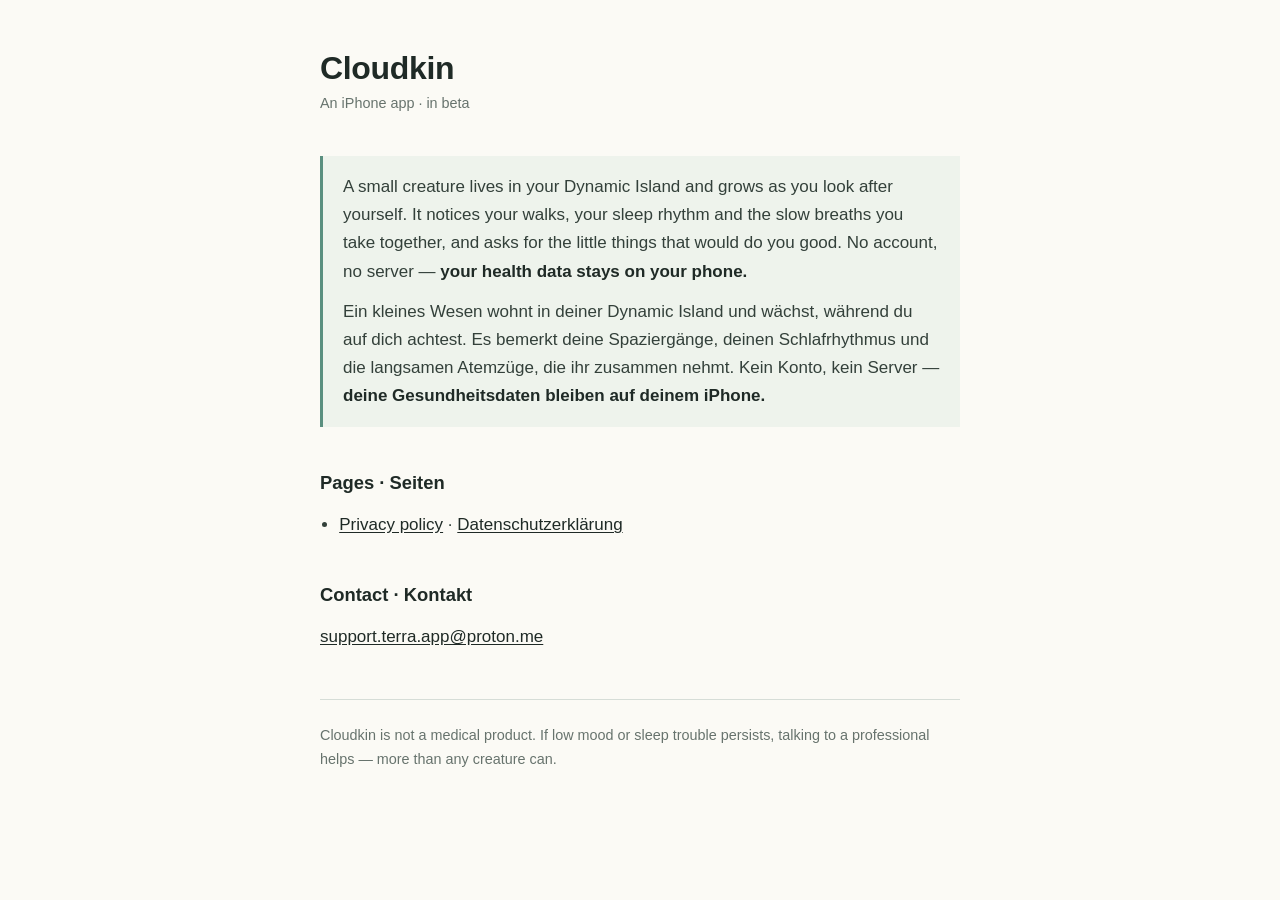
<file: index.html>
<!doctype html>
<html lang="en">
<head>
<meta charset="utf-8">
<meta name="viewport" content="width=device-width, initial-scale=1">
<title>Cloudkin</title>
<link rel="stylesheet" href="style.css">
</head>
<body>
<main>

<h1>Cloudkin</h1>
<p class="updated">An iPhone app · in beta</p>

<div class="lede">
  <p>A small creature lives in your Dynamic Island and grows as you look after
  yourself. It notices your walks, your sleep rhythm and the slow breaths you take
  together, and asks for the little things that would do you good. No account, no
  server — <strong>your health data stays on your phone.</strong></p>
  <p lang="de">Ein kleines Wesen wohnt in deiner Dynamic Island und wächst, während du
  auf dich achtest. Es bemerkt deine Spaziergänge, deinen Schlafrhythmus und die langsamen
  Atemzüge, die ihr zusammen nehmt. Kein Konto, kein Server —
  <strong>deine Gesundheitsdaten bleiben auf deinem iPhone.</strong></p>
</div>

<h2>Pages · Seiten</h2>
<ul>
  <li><a href="privacy.html">Privacy policy</a> · <a href="privacy.html#de" lang="de">Datenschutzerklärung</a></li>
</ul>

<h2>Contact · Kontakt</h2>
<p><a href="mailto:support.terra.app@proton.me">support.terra.app@proton.me</a></p>

<hr>
<footer>
  <p>Cloudkin is not a medical product. If low mood or sleep trouble persists, talking to a
  professional helps — more than any creature can.</p>
</footer>

</main>
</body>
</html>
</file>
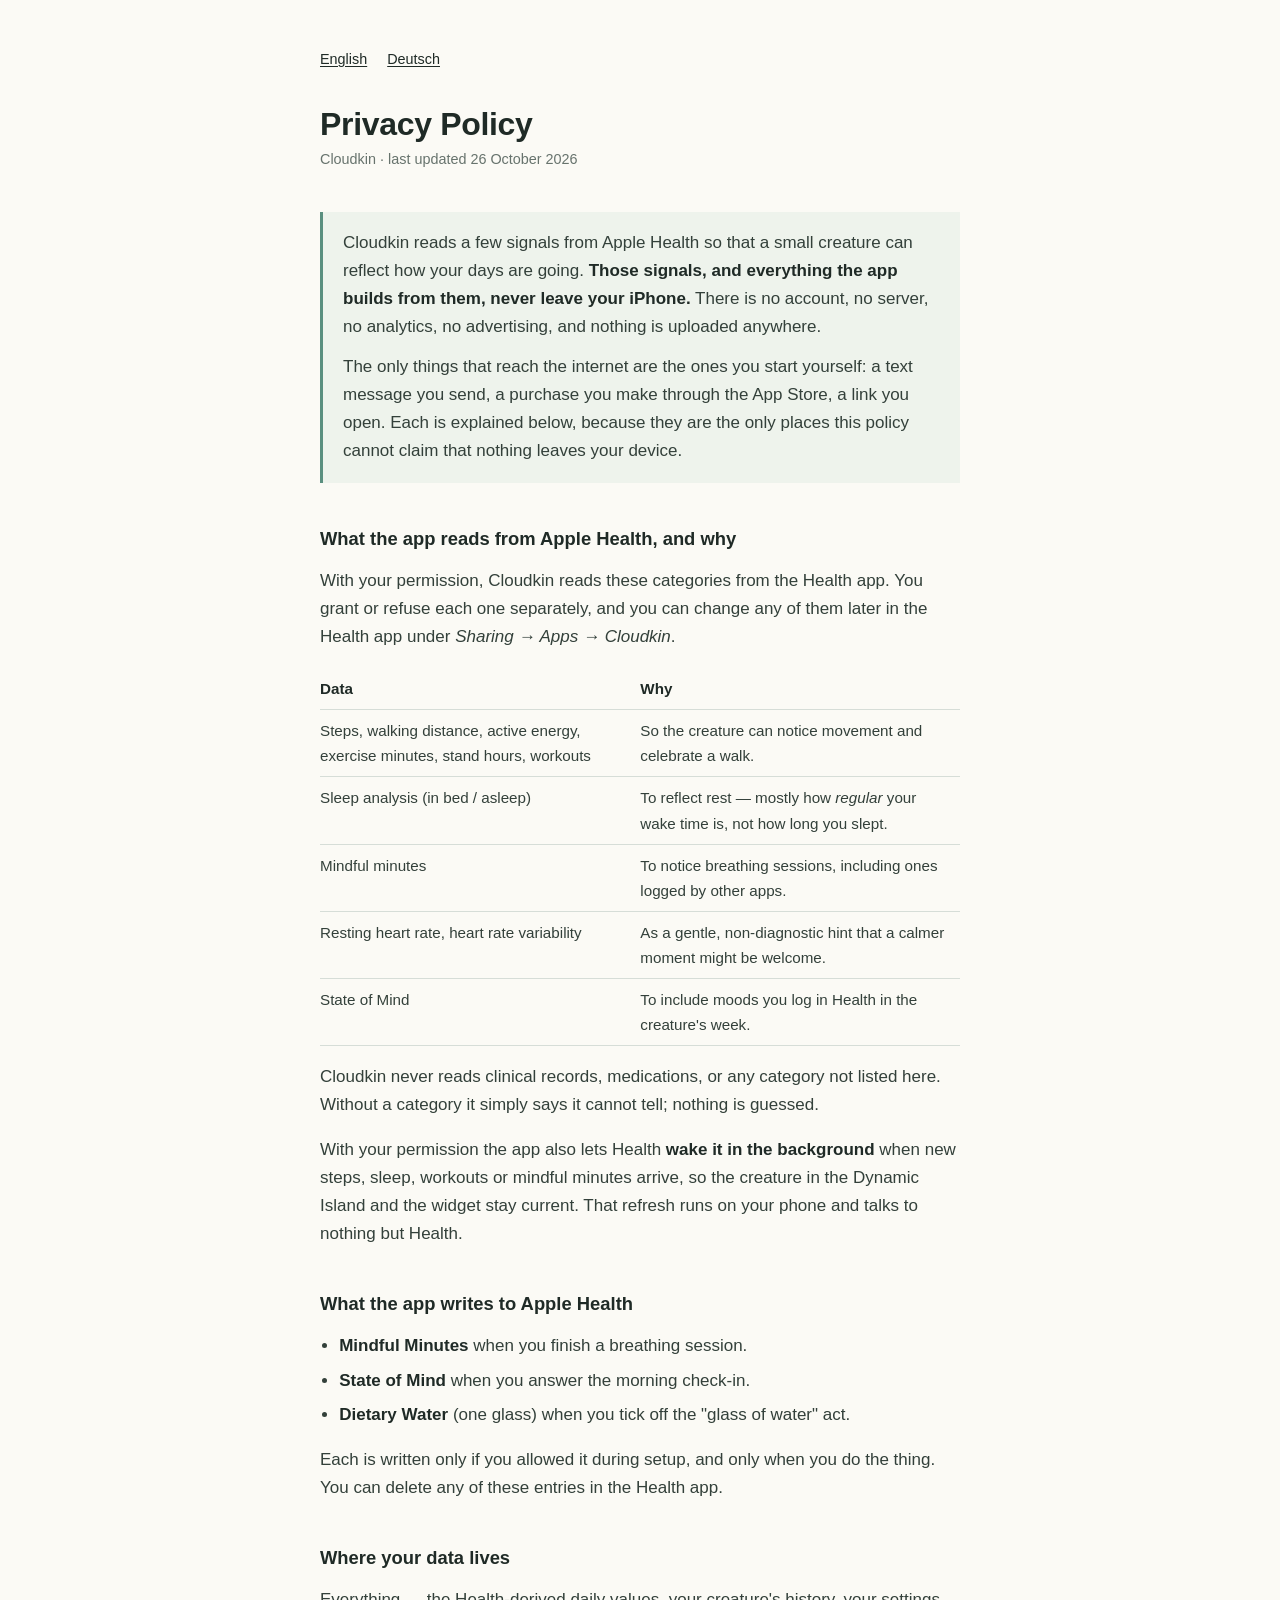
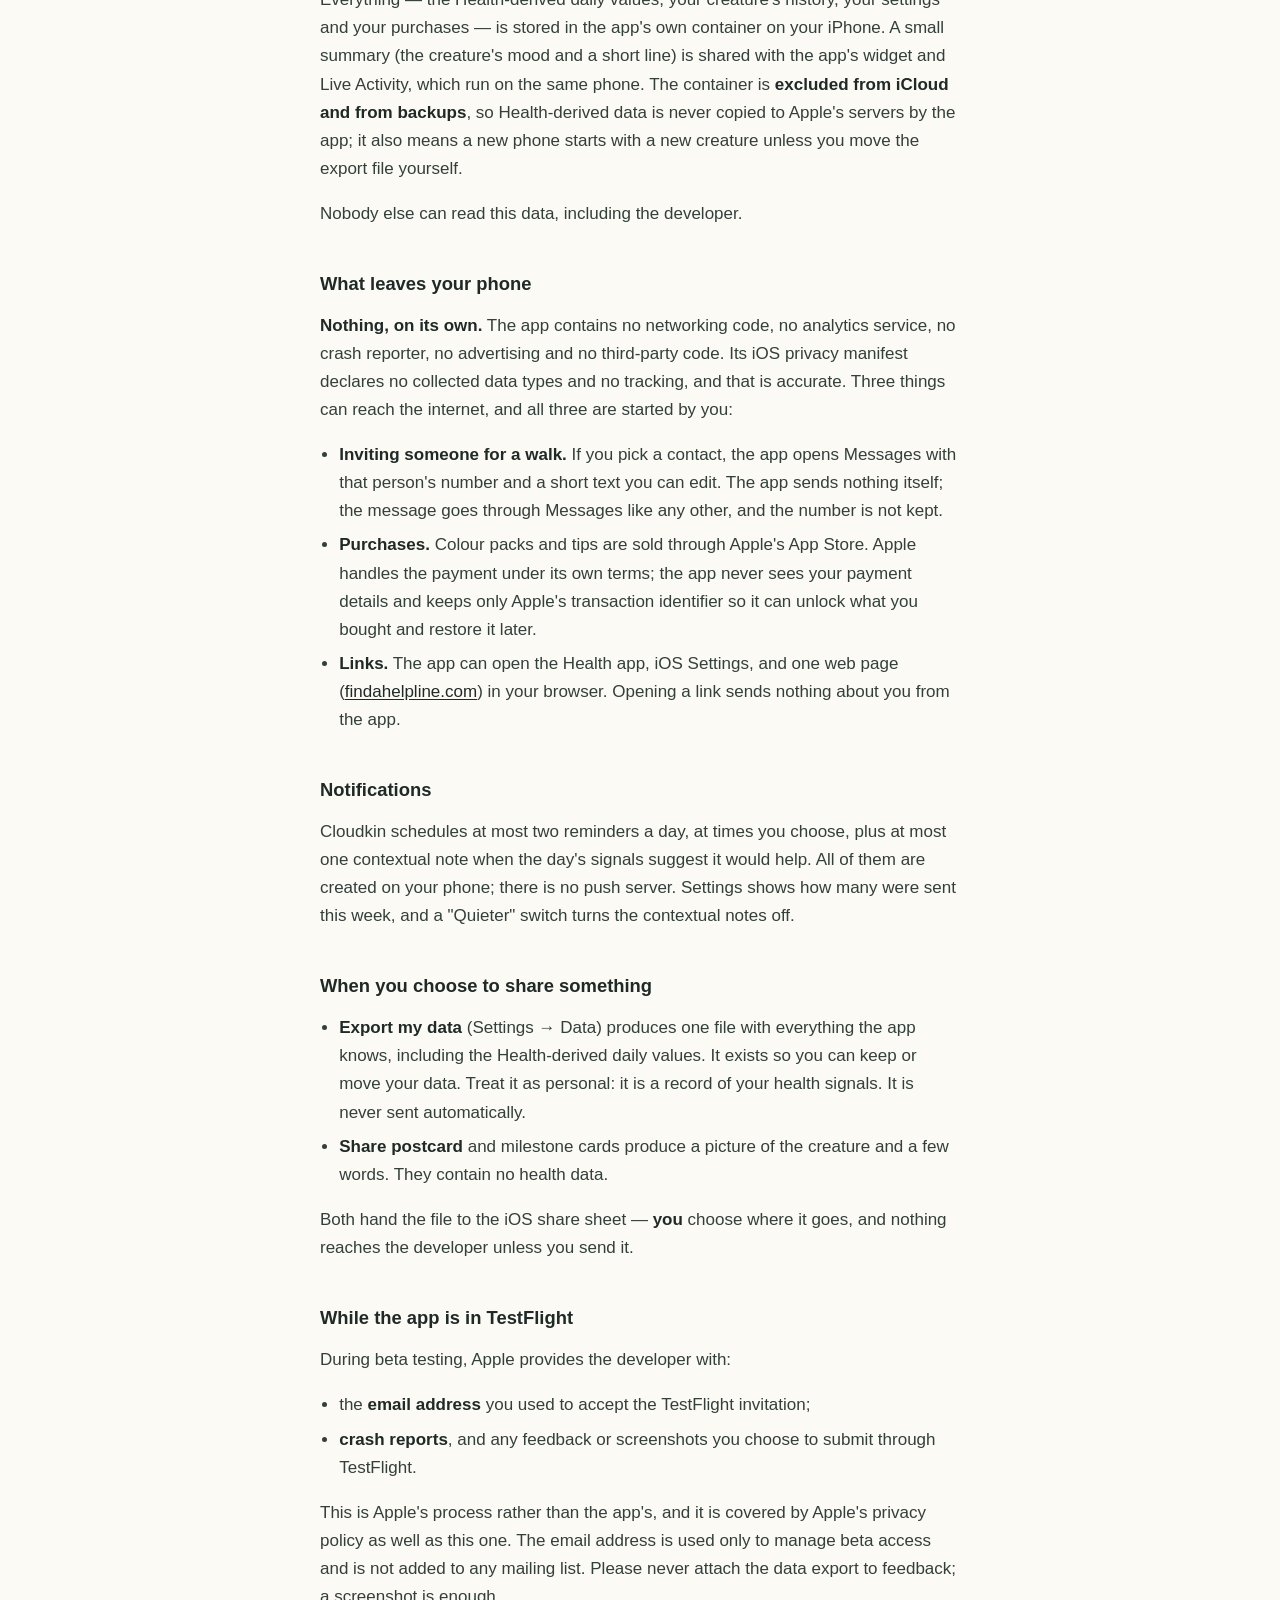
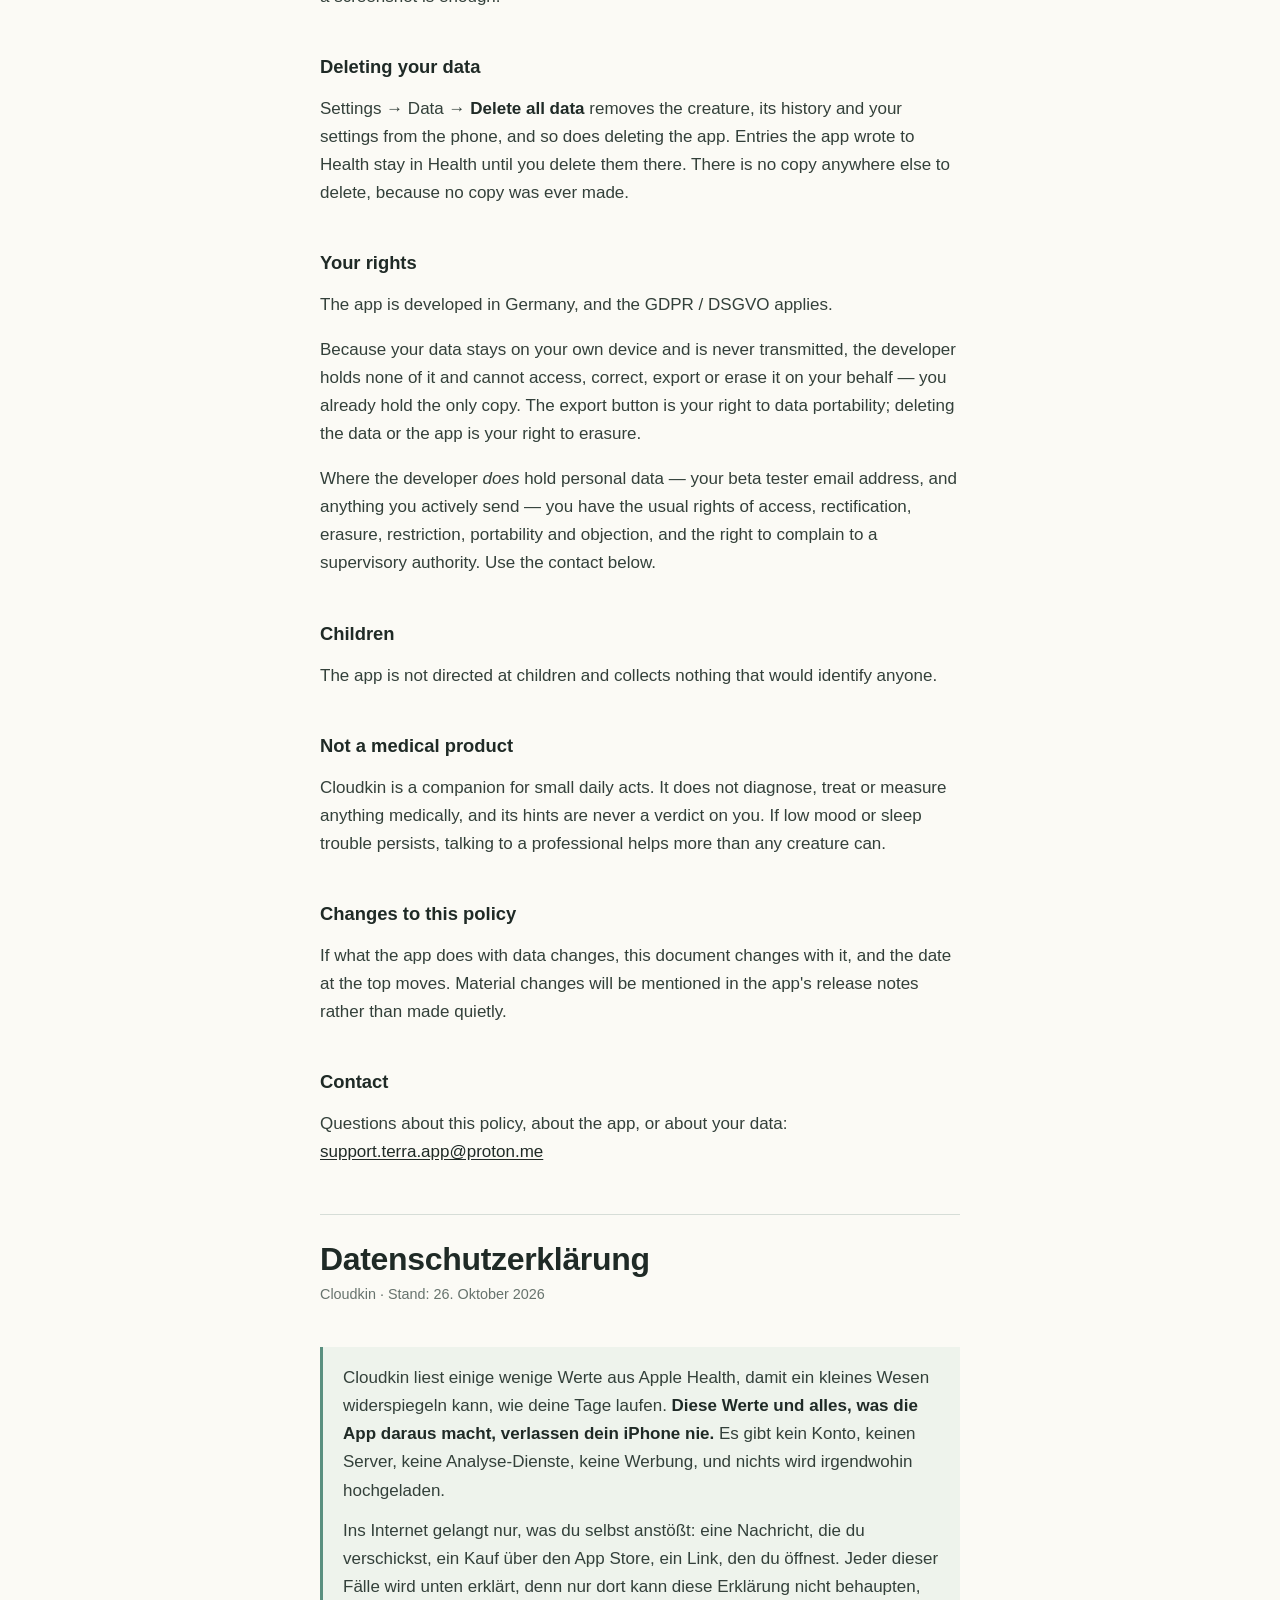
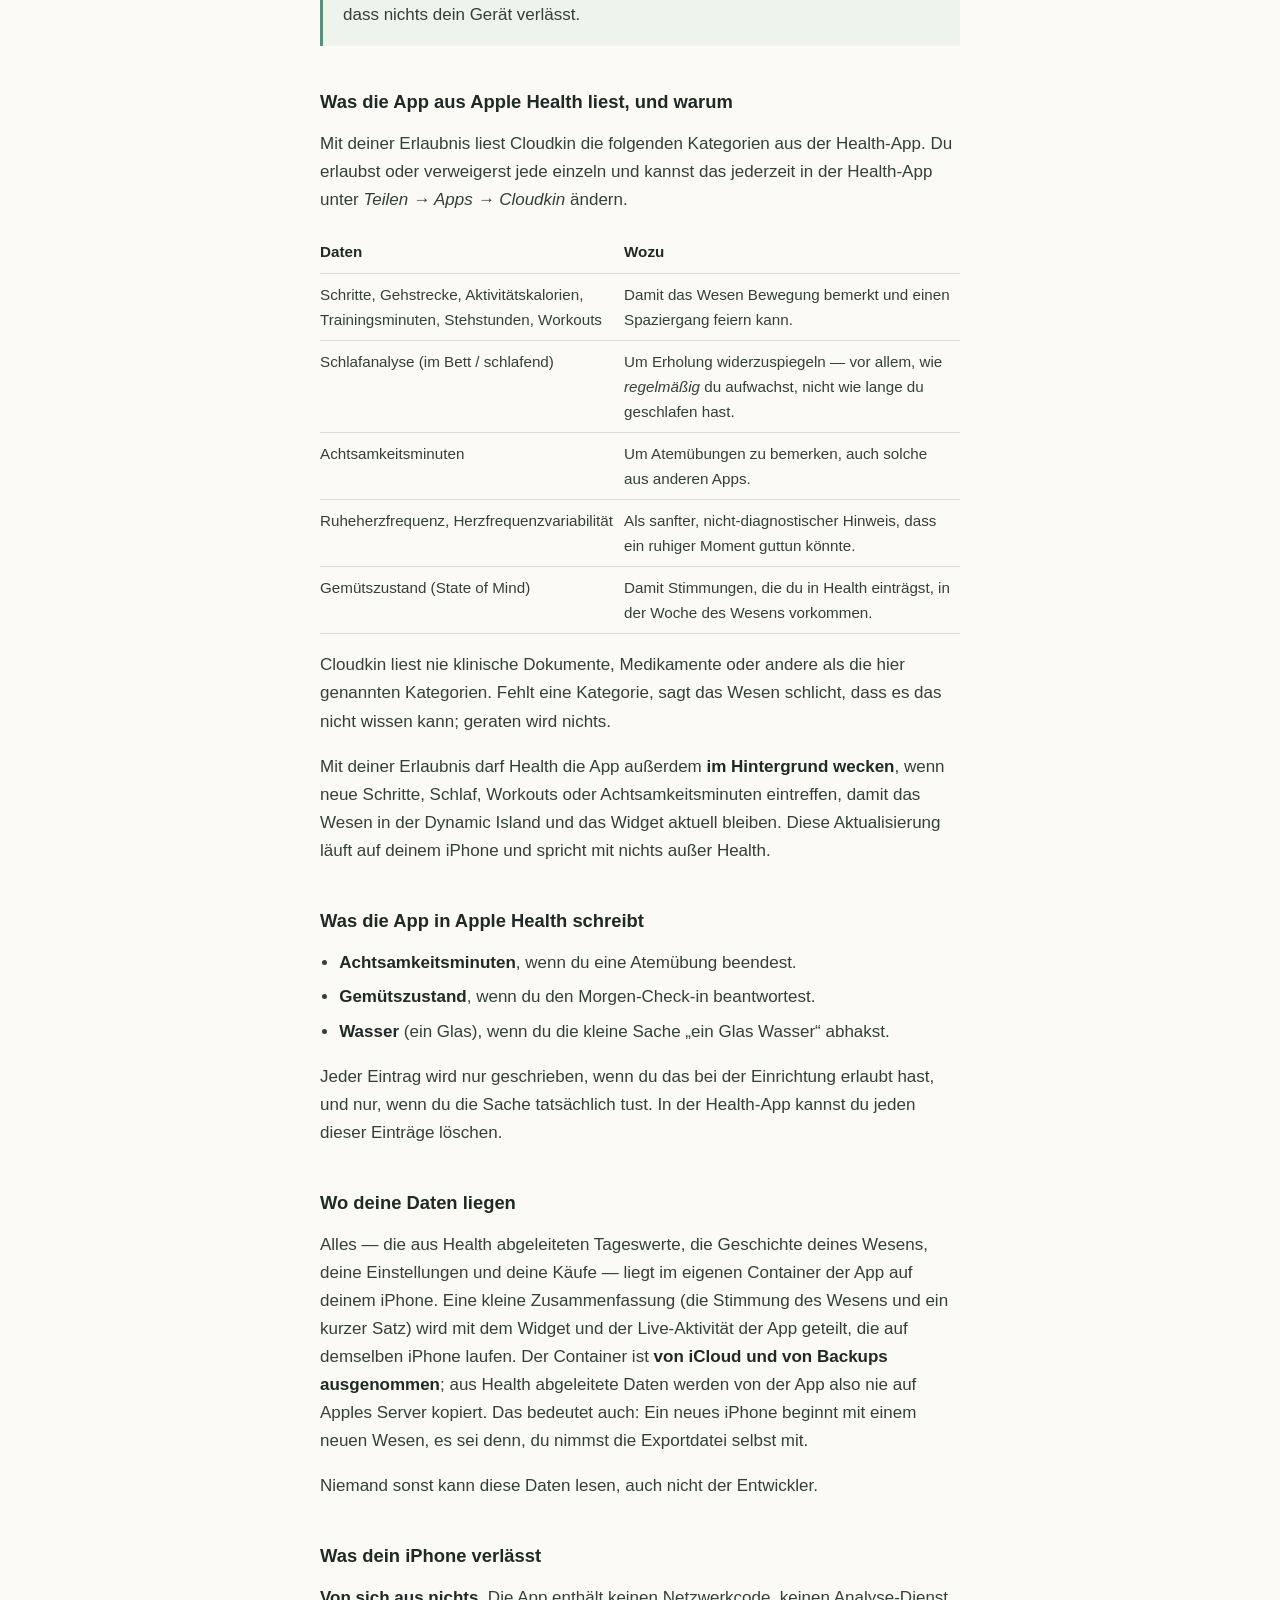
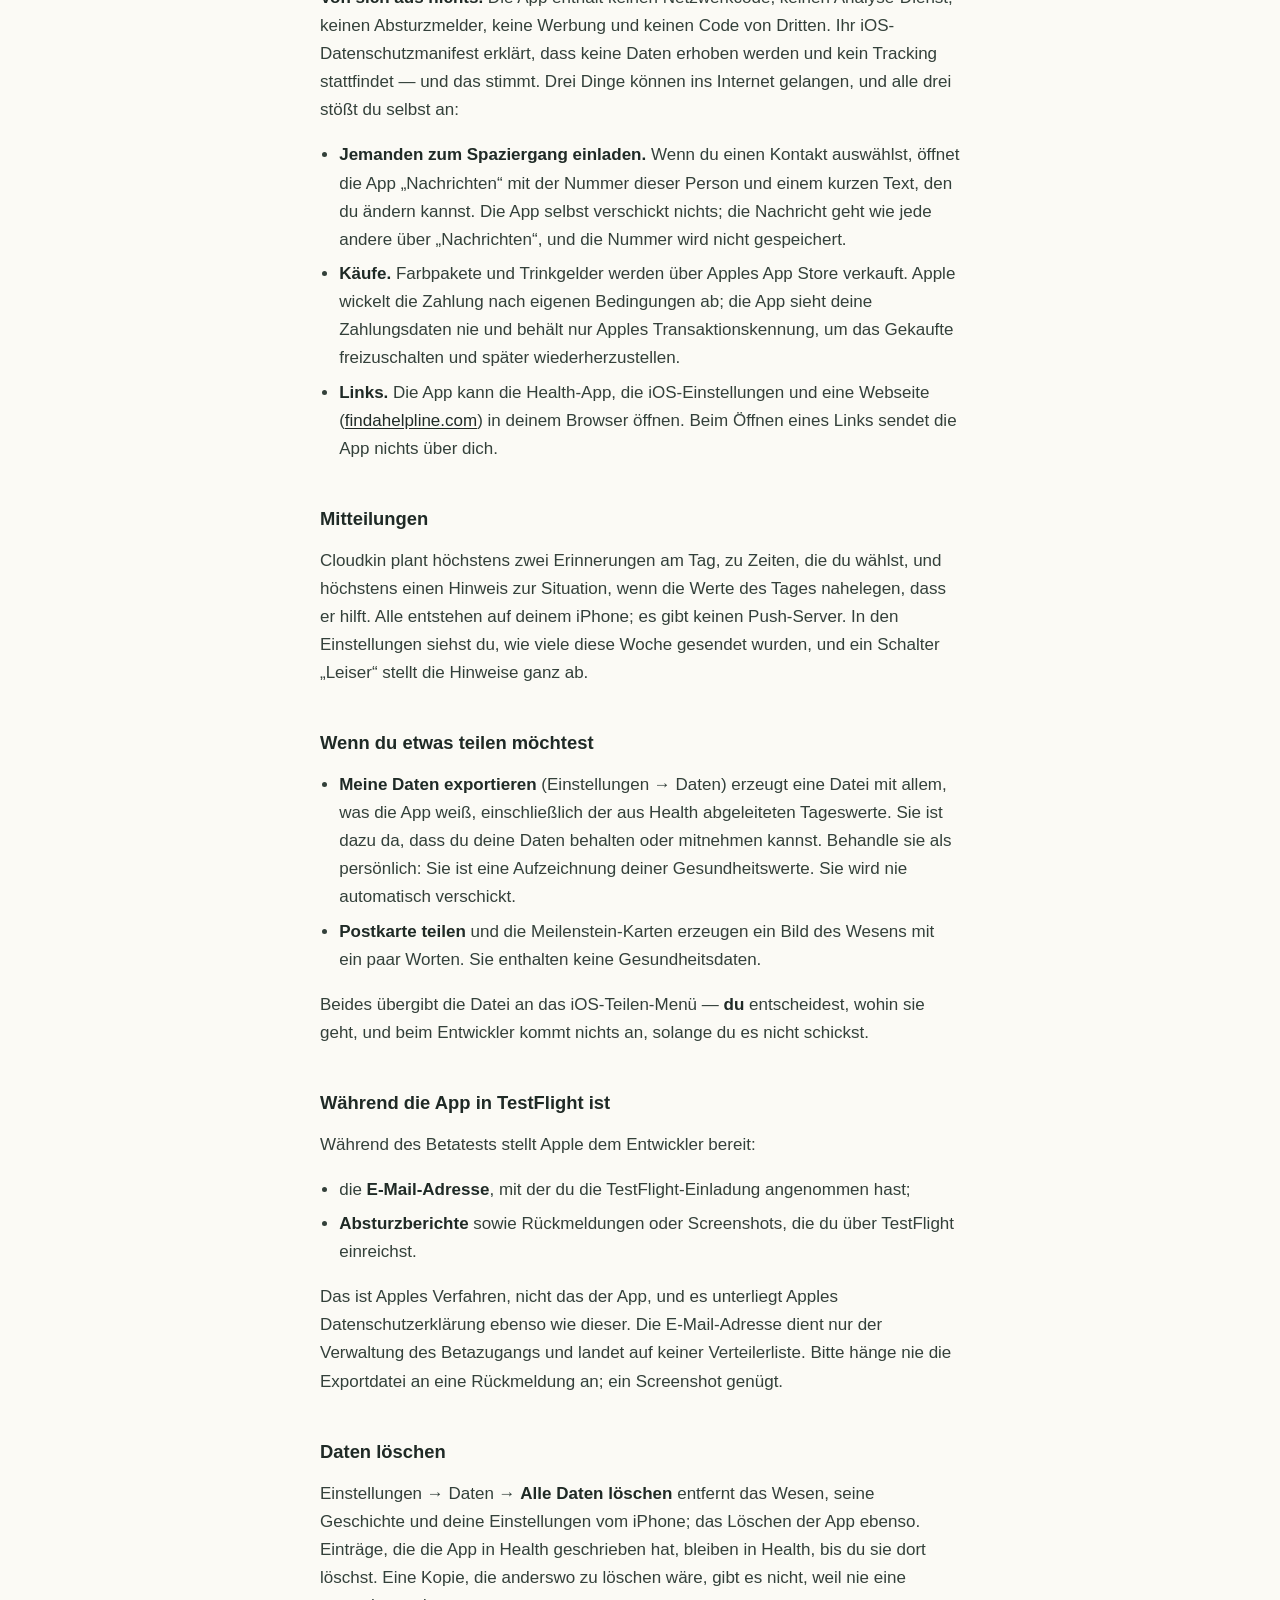
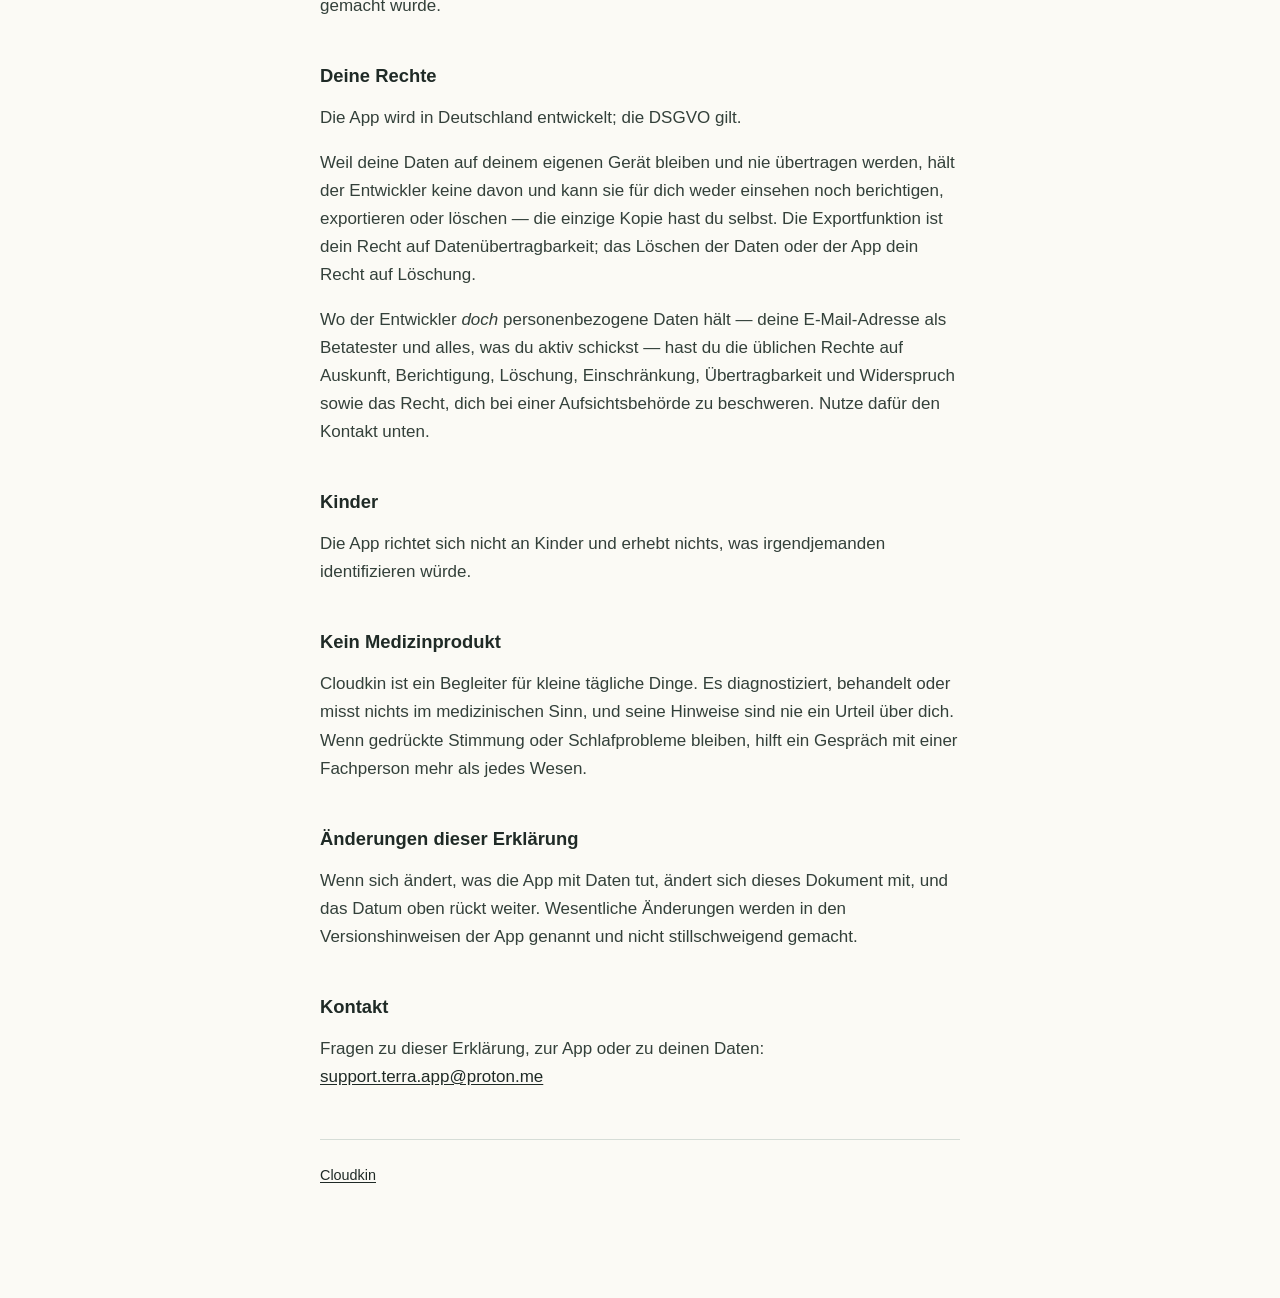
<file: privacy.html>
<!doctype html>
<html lang="en">
<head>
<meta charset="utf-8">
<meta name="viewport" content="width=device-width, initial-scale=1">
<title>Privacy Policy — Cloudkin</title>
<link rel="stylesheet" href="style.css">
</head>
<body>
<main>

<p class="lang"><a href="#en">English</a> <a href="#de" lang="de">Deutsch</a></p>

<section id="en">

<h1>Privacy Policy</h1>
<p class="updated">Cloudkin · last updated 26 October 2026</p>

<div class="lede">
  <p>Cloudkin reads a few signals from Apple Health so that a small creature can
  reflect how your days are going. <strong>Those signals, and everything the app
  builds from them, never leave your iPhone.</strong> There is no account, no
  server, no analytics, no advertising, and nothing is uploaded anywhere.</p>
  <p>The only things that reach the internet are the ones you start yourself: a
  text message you send, a purchase you make through the App Store, a link you
  open. Each is explained below, because they are the only places this policy
  cannot claim that nothing leaves your device.</p>
</div>

<h2>What the app reads from Apple Health, and why</h2>
<p>With your permission, Cloudkin reads these categories from the Health app. You
grant or refuse each one separately, and you can change any of them later in the
Health app under <em>Sharing → Apps → Cloudkin</em>.</p>
<table>
  <tr><th>Data</th><th>Why</th></tr>
  <tr><td>Steps, walking distance, active energy, exercise minutes, stand hours, workouts</td>
      <td>So the creature can notice movement and celebrate a walk.</td></tr>
  <tr><td>Sleep analysis (in bed / asleep)</td>
      <td>To reflect rest — mostly how <em>regular</em> your wake time is, not how long you slept.</td></tr>
  <tr><td>Mindful minutes</td>
      <td>To notice breathing sessions, including ones logged by other apps.</td></tr>
  <tr><td>Resting heart rate, heart rate variability</td>
      <td>As a gentle, non-diagnostic hint that a calmer moment might be welcome.</td></tr>
  <tr><td>State of Mind</td>
      <td>To include moods you log in Health in the creature's week.</td></tr>
</table>
<p>Cloudkin never reads clinical records, medications, or any category not listed
here. Without a category it simply says it cannot tell; nothing is guessed.</p>
<p>With your permission the app also lets Health <strong>wake it in the
background</strong> when new steps, sleep, workouts or mindful minutes arrive, so
the creature in the Dynamic Island and the widget stay current. That refresh runs
on your phone and talks to nothing but Health.</p>

<h2>What the app writes to Apple Health</h2>
<ul>
  <li><strong>Mindful Minutes</strong> when you finish a breathing session.</li>
  <li><strong>State of Mind</strong> when you answer the morning check-in.</li>
  <li><strong>Dietary Water</strong> (one glass) when you tick off the "glass of water" act.</li>
</ul>
<p>Each is written only if you allowed it during setup, and only when you do the
thing. You can delete any of these entries in the Health app.</p>

<h2>Where your data lives</h2>
<p>Everything — the Health-derived daily values, your creature's history, your
settings and your purchases — is stored in the app's own container on your iPhone.
A small summary (the creature's mood and a short line) is shared with the app's
widget and Live Activity, which run on the same phone. The container is
<strong>excluded from iCloud and from backups</strong>, so Health-derived data is
never copied to Apple's servers by the app; it also means a new phone starts with a
new creature unless you move the export file yourself.</p>
<p>Nobody else can read this data, including the developer.</p>

<h2>What leaves your phone</h2>
<p><strong>Nothing, on its own.</strong> The app contains no networking code, no
analytics service, no crash reporter, no advertising and no third-party code. Its
iOS privacy manifest declares no collected data types and no tracking, and that is
accurate. Three things can reach the internet, and all three are started by you:</p>
<ul>
  <li><strong>Inviting someone for a walk.</strong> If you pick a contact, the app
    opens Messages with that person's number and a short text you can edit. The app
    sends nothing itself; the message goes through Messages like any other, and
    the number is not kept.</li>
  <li><strong>Purchases.</strong> Colour packs and tips are sold through Apple's App
    Store. Apple handles the payment under its own terms; the app never sees your
    payment details and keeps only Apple's transaction identifier so it can unlock
    what you bought and restore it later.</li>
  <li><strong>Links.</strong> The app can open the Health app, iOS Settings, and one
    web page (<a href="https://findahelpline.com/">findahelpline.com</a>) in your
    browser. Opening a link sends nothing about you from the app.</li>
</ul>

<h2>Notifications</h2>
<p>Cloudkin schedules at most two reminders a day, at times you choose, plus at most
one contextual note when the day's signals suggest it would help. All of them are
created on your phone; there is no push server. Settings shows how many were sent
this week, and a "Quieter" switch turns the contextual notes off.</p>

<h2>When you choose to share something</h2>
<ul>
  <li><strong>Export my data</strong> (Settings → Data) produces one file with
    everything the app knows, including the Health-derived daily values. It exists so
    you can keep or move your data. Treat it as personal: it is a record of your
    health signals. It is never sent automatically.</li>
  <li><strong>Share postcard</strong> and milestone cards produce a picture of the
    creature and a few words. They contain no health data.</li>
</ul>
<p>Both hand the file to the iOS share sheet — <strong>you</strong> choose where it
goes, and nothing reaches the developer unless you send it.</p>

<h2>While the app is in TestFlight</h2>
<p>During beta testing, Apple provides the developer with:</p>
<ul>
  <li>the <strong>email address</strong> you used to accept the TestFlight
    invitation;</li>
  <li><strong>crash reports</strong>, and any feedback or screenshots you choose to
    submit through TestFlight.</li>
</ul>
<p>This is Apple's process rather than the app's, and it is covered by Apple's
privacy policy as well as this one. The email address is used only to manage beta
access and is not added to any mailing list. Please never attach the data export to
feedback; a screenshot is enough.</p>

<h2>Deleting your data</h2>
<p>Settings → Data → <strong>Delete all data</strong> removes the creature, its
history and your settings from the phone, and so does deleting the app. Entries the
app wrote to Health stay in Health until you delete them there. There is no copy
anywhere else to delete, because no copy was ever made.</p>

<h2>Your rights</h2>
<p>The app is developed in Germany, and the GDPR / DSGVO applies.</p>
<p>Because your data stays on your own device and is never transmitted, the
developer holds none of it and cannot access, correct, export or erase it on your
behalf — you already hold the only copy. The export button is your right to data
portability; deleting the data or the app is your right to erasure.</p>
<p>Where the developer <em>does</em> hold personal data — your beta tester email
address, and anything you actively send — you have the usual rights of access,
rectification, erasure, restriction, portability and objection, and the right to
complain to a supervisory authority. Use the contact below.</p>

<h2>Children</h2>
<p>The app is not directed at children and collects nothing that would identify
anyone.</p>

<h2>Not a medical product</h2>
<p>Cloudkin is a companion for small daily acts. It does not diagnose, treat or
measure anything medically, and its hints are never a verdict on you. If low mood
or sleep trouble persists, talking to a professional helps more than any creature
can.</p>

<h2>Changes to this policy</h2>
<p>If what the app does with data changes, this document changes with it, and the
date at the top moves. Material changes will be mentioned in the app's release
notes rather than made quietly.</p>

<h2>Contact</h2>
<p>Questions about this policy, about the app, or about your data:<br>
<a href="mailto:support.terra.app@proton.me">support.terra.app@proton.me</a></p>

</section>

<hr>

<section id="de" lang="de">

<h1>Datenschutzerklärung</h1>
<p class="updated">Cloudkin · Stand: 26. Oktober 2026</p>

<div class="lede">
  <p>Cloudkin liest einige wenige Werte aus Apple Health, damit ein kleines Wesen
  widerspiegeln kann, wie deine Tage laufen. <strong>Diese Werte und alles, was die App
  daraus macht, verlassen dein iPhone nie.</strong> Es gibt kein Konto, keinen Server,
  keine Analyse-Dienste, keine Werbung, und nichts wird irgendwohin hochgeladen.</p>
  <p>Ins Internet gelangt nur, was du selbst anstößt: eine Nachricht, die du
  verschickst, ein Kauf über den App Store, ein Link, den du öffnest. Jeder dieser
  Fälle wird unten erklärt, denn nur dort kann diese Erklärung nicht behaupten, dass
  nichts dein Gerät verlässt.</p>
</div>

<h2>Was die App aus Apple Health liest, und warum</h2>
<p>Mit deiner Erlaubnis liest Cloudkin die folgenden Kategorien aus der Health-App. Du
erlaubst oder verweigerst jede einzeln und kannst das jederzeit in der Health-App unter
<em>Teilen → Apps → Cloudkin</em> ändern.</p>
<table>
  <tr><th>Daten</th><th>Wozu</th></tr>
  <tr><td>Schritte, Gehstrecke, Aktivitätskalorien, Trainingsminuten, Stehstunden, Workouts</td>
      <td>Damit das Wesen Bewegung bemerkt und einen Spaziergang feiern kann.</td></tr>
  <tr><td>Schlafanalyse (im Bett / schlafend)</td>
      <td>Um Erholung widerzuspiegeln — vor allem, wie <em>regelmäßig</em> du aufwachst, nicht wie lange du geschlafen hast.</td></tr>
  <tr><td>Achtsamkeitsminuten</td>
      <td>Um Atemübungen zu bemerken, auch solche aus anderen Apps.</td></tr>
  <tr><td>Ruheherzfrequenz, Herzfrequenzvariabilität</td>
      <td>Als sanfter, nicht-diagnostischer Hinweis, dass ein ruhiger Moment guttun könnte.</td></tr>
  <tr><td>Gemütszustand (State of Mind)</td>
      <td>Damit Stimmungen, die du in Health einträgst, in der Woche des Wesens vorkommen.</td></tr>
</table>
<p>Cloudkin liest nie klinische Dokumente, Medikamente oder andere als die hier
genannten Kategorien. Fehlt eine Kategorie, sagt das Wesen schlicht, dass es das nicht
wissen kann; geraten wird nichts.</p>
<p>Mit deiner Erlaubnis darf Health die App außerdem <strong>im Hintergrund
wecken</strong>, wenn neue Schritte, Schlaf, Workouts oder Achtsamkeitsminuten
eintreffen, damit das Wesen in der Dynamic Island und das Widget aktuell bleiben. Diese
Aktualisierung läuft auf deinem iPhone und spricht mit nichts außer Health.</p>

<h2>Was die App in Apple Health schreibt</h2>
<ul>
  <li><strong>Achtsamkeitsminuten</strong>, wenn du eine Atemübung beendest.</li>
  <li><strong>Gemütszustand</strong>, wenn du den Morgen-Check-in beantwortest.</li>
  <li><strong>Wasser</strong> (ein Glas), wenn du die kleine Sache „ein Glas Wasser“ abhakst.</li>
</ul>
<p>Jeder Eintrag wird nur geschrieben, wenn du das bei der Einrichtung erlaubt hast, und
nur, wenn du die Sache tatsächlich tust. In der Health-App kannst du jeden dieser Einträge
löschen.</p>

<h2>Wo deine Daten liegen</h2>
<p>Alles — die aus Health abgeleiteten Tageswerte, die Geschichte deines Wesens, deine
Einstellungen und deine Käufe — liegt im eigenen Container der App auf deinem iPhone. Eine
kleine Zusammenfassung (die Stimmung des Wesens und ein kurzer Satz) wird mit dem Widget
und der Live-Aktivität der App geteilt, die auf demselben iPhone laufen. Der Container ist
<strong>von iCloud und von Backups ausgenommen</strong>; aus Health abgeleitete Daten werden
von der App also nie auf Apples Server kopiert. Das bedeutet auch: Ein neues iPhone beginnt
mit einem neuen Wesen, es sei denn, du nimmst die Exportdatei selbst mit.</p>
<p>Niemand sonst kann diese Daten lesen, auch nicht der Entwickler.</p>

<h2>Was dein iPhone verlässt</h2>
<p><strong>Von sich aus nichts.</strong> Die App enthält keinen Netzwerkcode, keinen
Analyse-Dienst, keinen Absturzmelder, keine Werbung und keinen Code von Dritten. Ihr
iOS-Datenschutzmanifest erklärt, dass keine Daten erhoben werden und kein Tracking
stattfindet — und das stimmt. Drei Dinge können ins Internet gelangen, und alle drei
stößt du selbst an:</p>
<ul>
  <li><strong>Jemanden zum Spaziergang einladen.</strong> Wenn du einen Kontakt auswählst,
    öffnet die App „Nachrichten“ mit der Nummer dieser Person und einem kurzen Text, den du
    ändern kannst. Die App selbst verschickt nichts; die Nachricht geht wie jede andere über
    „Nachrichten“, und die Nummer wird nicht gespeichert.</li>
  <li><strong>Käufe.</strong> Farbpakete und Trinkgelder werden über Apples App Store
    verkauft. Apple wickelt die Zahlung nach eigenen Bedingungen ab; die App sieht deine
    Zahlungsdaten nie und behält nur Apples Transaktionskennung, um das Gekaufte
    freizuschalten und später wiederherzustellen.</li>
  <li><strong>Links.</strong> Die App kann die Health-App, die iOS-Einstellungen und eine
    Webseite (<a href="https://findahelpline.com/">findahelpline.com</a>) in deinem Browser
    öffnen. Beim Öffnen eines Links sendet die App nichts über dich.</li>
</ul>

<h2>Mitteilungen</h2>
<p>Cloudkin plant höchstens zwei Erinnerungen am Tag, zu Zeiten, die du wählst, und
höchstens einen Hinweis zur Situation, wenn die Werte des Tages nahelegen, dass er hilft.
Alle entstehen auf deinem iPhone; es gibt keinen Push-Server. In den Einstellungen siehst
du, wie viele diese Woche gesendet wurden, und ein Schalter „Leiser“ stellt die Hinweise
ganz ab.</p>

<h2>Wenn du etwas teilen möchtest</h2>
<ul>
  <li><strong>Meine Daten exportieren</strong> (Einstellungen → Daten) erzeugt eine Datei
    mit allem, was die App weiß, einschließlich der aus Health abgeleiteten Tageswerte. Sie
    ist dazu da, dass du deine Daten behalten oder mitnehmen kannst. Behandle sie als
    persönlich: Sie ist eine Aufzeichnung deiner Gesundheitswerte. Sie wird nie automatisch
    verschickt.</li>
  <li><strong>Postkarte teilen</strong> und die Meilenstein-Karten erzeugen ein Bild des
    Wesens mit ein paar Worten. Sie enthalten keine Gesundheitsdaten.</li>
</ul>
<p>Beides übergibt die Datei an das iOS-Teilen-Menü — <strong>du</strong> entscheidest,
wohin sie geht, und beim Entwickler kommt nichts an, solange du es nicht schickst.</p>

<h2>Während die App in TestFlight ist</h2>
<p>Während des Betatests stellt Apple dem Entwickler bereit:</p>
<ul>
  <li>die <strong>E-Mail-Adresse</strong>, mit der du die TestFlight-Einladung angenommen
    hast;</li>
  <li><strong>Absturzberichte</strong> sowie Rückmeldungen oder Screenshots, die du über
    TestFlight einreichst.</li>
</ul>
<p>Das ist Apples Verfahren, nicht das der App, und es unterliegt Apples
Datenschutzerklärung ebenso wie dieser. Die E-Mail-Adresse dient nur der Verwaltung des
Betazugangs und landet auf keiner Verteilerliste. Bitte hänge nie die Exportdatei an eine
Rückmeldung an; ein Screenshot genügt.</p>

<h2>Daten löschen</h2>
<p>Einstellungen → Daten → <strong>Alle Daten löschen</strong> entfernt das Wesen, seine
Geschichte und deine Einstellungen vom iPhone; das Löschen der App ebenso. Einträge, die
die App in Health geschrieben hat, bleiben in Health, bis du sie dort löschst. Eine Kopie,
die anderswo zu löschen wäre, gibt es nicht, weil nie eine gemacht wurde.</p>

<h2>Deine Rechte</h2>
<p>Die App wird in Deutschland entwickelt; die DSGVO gilt.</p>
<p>Weil deine Daten auf deinem eigenen Gerät bleiben und nie übertragen werden, hält der
Entwickler keine davon und kann sie für dich weder einsehen noch berichtigen, exportieren
oder löschen — die einzige Kopie hast du selbst. Die Exportfunktion ist dein Recht auf
Datenübertragbarkeit; das Löschen der Daten oder der App dein Recht auf Löschung.</p>
<p>Wo der Entwickler <em>doch</em> personenbezogene Daten hält — deine E-Mail-Adresse als
Betatester und alles, was du aktiv schickst — hast du die üblichen Rechte auf Auskunft,
Berichtigung, Löschung, Einschränkung, Übertragbarkeit und Widerspruch sowie das Recht,
dich bei einer Aufsichtsbehörde zu beschweren. Nutze dafür den Kontakt unten.</p>

<h2>Kinder</h2>
<p>Die App richtet sich nicht an Kinder und erhebt nichts, was irgendjemanden
identifizieren würde.</p>

<h2>Kein Medizinprodukt</h2>
<p>Cloudkin ist ein Begleiter für kleine tägliche Dinge. Es diagnostiziert, behandelt
oder misst nichts im medizinischen Sinn, und seine Hinweise sind nie ein Urteil über dich.
Wenn gedrückte Stimmung oder Schlafprobleme bleiben, hilft ein Gespräch mit einer
Fachperson mehr als jedes Wesen.</p>

<h2>Änderungen dieser Erklärung</h2>
<p>Wenn sich ändert, was die App mit Daten tut, ändert sich dieses Dokument mit, und das
Datum oben rückt weiter. Wesentliche Änderungen werden in den Versionshinweisen der App
genannt und nicht stillschweigend gemacht.</p>

<h2>Kontakt</h2>
<p>Fragen zu dieser Erklärung, zur App oder zu deinen Daten:<br>
<a href="mailto:support.terra.app@proton.me">support.terra.app@proton.me</a></p>

</section>

<hr>
<footer>
  <p><a href="./">Cloudkin</a></p>
</footer>

</main>
</body>
</html>
</file>
<file: style.css>
/*
 * The published pages, in the app's own soft colours.
 *
 * Self-contained on purpose: no font host, no CDN, no JavaScript, no analytics.
 * A privacy policy that loads a third-party asset to tell you nothing is loaded
 * from third parties would be a poor start, and Apple's reviewer fetches this page.
 */
:root {
  --paper: #fbfaf5;
  --card: #eef3ec;
  --ink: #1f2a26;
  --ink-muted: #33403a;
  --ink-faint: #67736d;
  --rule: #d6ddd7;
  --accent: #5a8f7f;
}
@media (prefers-color-scheme: dark) {
  :root {
    --paper: #151a18;
    --card: #1f2724;
    --ink: #f3f5f2;
    --ink-muted: #d5dbd6;
    --ink-faint: #97a39c;
    --rule: #2f3936;
    --accent: #8cc2b0;
  }
}

* { box-sizing: border-box; }

body {
  margin: 0;
  padding: 3rem 1.25rem 6rem;
  background: var(--paper);
  color: var(--ink-muted);
  font: 17px/1.65 -apple-system, BlinkMacSystemFont, "Segoe UI", Roboto, Helvetica, Arial, sans-serif;
  -webkit-text-size-adjust: 100%;
}

main { max-width: 40rem; margin: 0 auto; }

h1, h2 { color: var(--ink); line-height: 1.25; text-wrap: balance; }
h1 { font-size: 2rem; margin: 0 0 .25rem; letter-spacing: -.01em; }
h2 { font-size: 1.15rem; margin: 2.75rem 0 .75rem; }

.updated { color: var(--ink-faint); font-size: .9rem; margin: 0 0 2.5rem; }

/* Language switch at the top of a bilingual page. */
.lang { font-size: .9rem; color: var(--ink-faint); margin: 0 0 2rem; }
.lang a { margin-right: 1rem; }

/* The summary a reader should be able to stop after. */
.lede {
  background: var(--card);
  border-left: 3px solid var(--accent);
  padding: 1.1rem 1.25rem;
  margin: 0 0 1rem;
}
.lede p { margin: 0 0 .75rem; }
.lede p:last-child { margin: 0; }

strong { color: var(--ink); }
a { color: var(--ink); text-underline-offset: 2px; }

ul { padding-left: 1.2rem; }
li { margin: .4rem 0; }

table { border-collapse: collapse; width: 100%; font-size: .95rem; }
th, td { text-align: left; vertical-align: top; padding: .5rem .6rem .5rem 0; border-bottom: 1px solid var(--rule); }
th { color: var(--ink); font-weight: 600; }

hr { border: 0; border-top: 1px solid var(--rule); margin: 3rem 0 1.5rem; }
footer { color: var(--ink-faint); font-size: .9rem; }

/* Deliberately loud. This must not survive to a published page unnoticed. */
.todo {
  background: #ffe8a3;
  color: #12100e;
  padding: .15rem .4rem;
  font-weight: 700;
}
</file>
